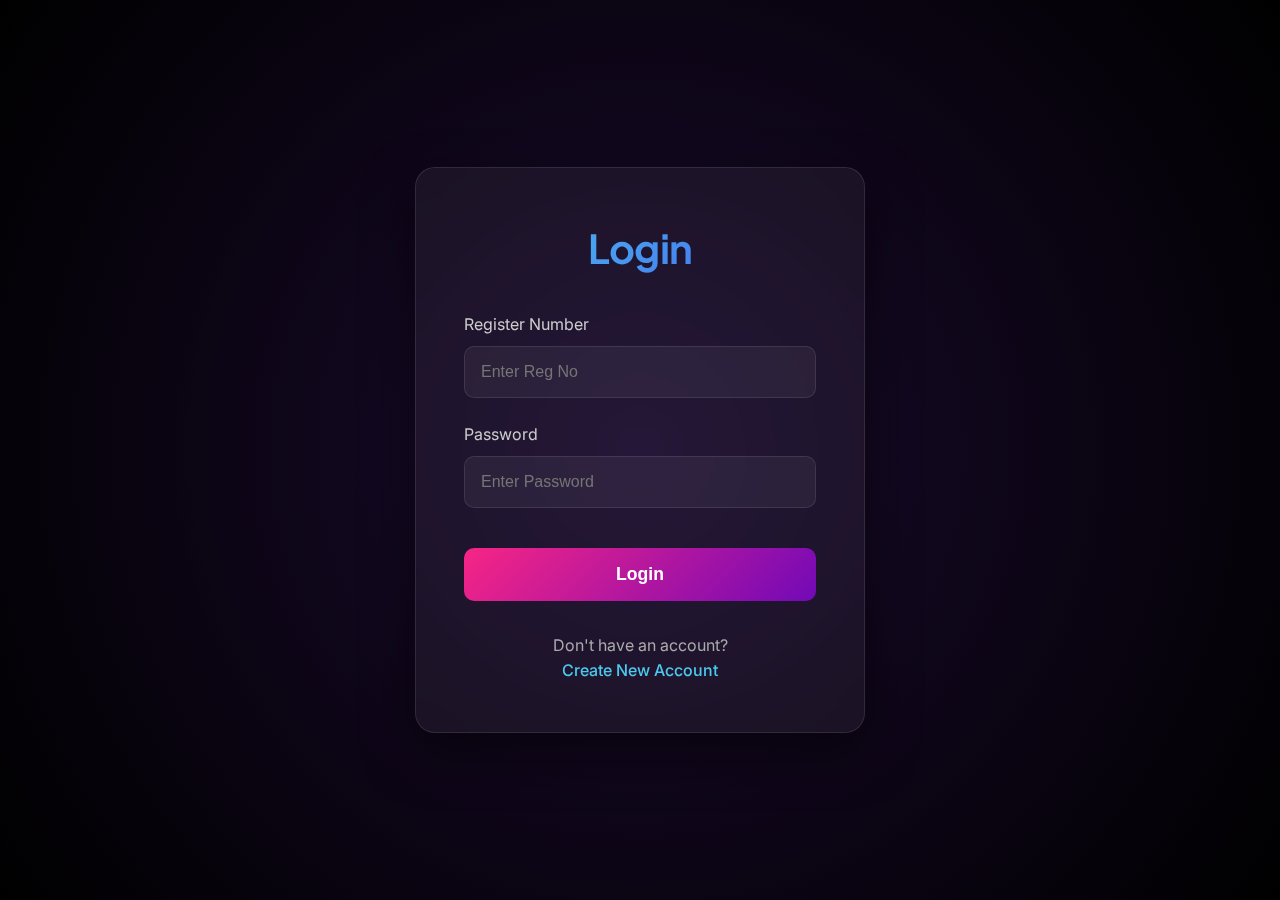
<file: login.html>
<!DOCTYPE html>
<html lang="en">
<head>
    <meta charset="UTF-8">
    <meta name="viewport" content="width=device-width, initial-scale=1.0">
    <title>Login | College Events</title>
    <link href="https://fonts.googleapis.com/css2?family=Inter:wght@400;500;600&family=Plus+Jakarta+Sans:wght@700;800&display=swap" rel="stylesheet">
    <link rel="stylesheet" href="./static/css/style.css">
    <style>
        .auth-container {
            min-height: 100vh;
            display: flex;
            align-items: center;
            justify-content: center;
            background: radial-gradient(circle at center, #1a0b2e 0%, #000 100%);
            padding: 2rem;
        }
        .auth-card {
            background: rgba(255, 255, 255, 0.05);
            backdrop-filter: blur(10px);
            border: 1px solid rgba(255, 255, 255, 0.1);
            padding: 3rem;
            border-radius: 20px;
            width: 100%;
            max-width: 450px;
            box-shadow: 0 20px 50px rgba(0,0,0,0.5);
        }
        .auth-card h2 {
            font-size: 2.5rem;
            margin-bottom: 2rem;
            text-align: center;
            background: linear-gradient(135deg, #4cc9f0, #4361ee);
            -webkit-background-clip: text;
            background-clip: text;
            -webkit-text-fill-color: transparent;
        }
        .form-group {
            margin-bottom: 1.5rem;
        }
        .form-group label {
            display: block;
            margin-bottom: 0.5rem;
            color: #ccc;
        }
        .form-group input {
            width: 100%;
            padding: 1rem;
            background: rgba(255, 255, 255, 0.05);
            border: 1px solid rgba(255, 255, 255, 0.1);
            border-radius: 10px;
            color: white;
            font-size: 1rem;
            transition: all 0.3s ease;
        }
        .form-group input:focus {
            outline: none;
            border-color: #f72585;
            background: rgba(255, 255, 255, 0.1);
        }
        .btn-auth {
            width: 100%;
            padding: 1rem;
            background: linear-gradient(135deg, #f72585, #7209b7);
            border: none;
            border-radius: 10px;
            color: white;
            font-weight: 600;
            font-size: 1.1rem;
            cursor: pointer;
            transition: all 0.3s ease;
            margin-top: 1rem;
        }
        .btn-auth:hover {
            transform: translateY(-3px);
            box-shadow: 0 10px 20px rgba(247, 37, 133, 0.3);
        }
        .auth-links {
            margin-top: 2rem;
            text-align: center;
            color: #aaa;
        }
        .auth-links a {
            color: #4cc9f0;
            text-decoration: none;
            font-weight: 500;
        }
        .auth-links a:hover {
            text-decoration: underline;
        }
        .error-msg {
            color: #ff4757;
            text-align: center;
            margin-bottom: 1rem;
            display: none;
        }
    </style>
</head>
<body>
    <div class="auth-container">
        <div class="auth-card">
            <h2>Login</h2>
            <div id="errorMsg" class="error-msg"></div>
            <form id="loginForm">
                <div class="form-group">
                    <label>Register Number</label>
                    <input type="text" id="regNo" required placeholder="Enter Reg No">
                </div>
                <div class="form-group">
                    <label>Password</label>
                    <input type="password" id="password" required placeholder="Enter Password">
                </div>
                <button type="submit" class="btn-auth">Login</button>
            </form>
            <div class="auth-links">
                Don't have an account? <br>
                <a href="./signup.html" id="createAccountBtn">Create New Account</a>
            </div>
        </div>
    </div>

    <script>
        document.getElementById('loginForm').addEventListener('submit', async (e) => {
            e.preventDefault();
            const regNo = document.getElementById('regNo').value;
            const password = document.getElementById('password').value;
            const errorMsg = document.getElementById('errorMsg');

            try {
                const response = await fetch('/api/login', {
                    method: 'POST',
                    headers: { 'Content-Type': 'application/json' },
                    body: JSON.stringify({ regNo, password })
                });

                const contentType = response.headers.get("content-type");
                if (contentType && contentType.indexOf("application/json") !== -1) {
                    const result = await response.json();
                    if (response.ok) {
                        window.location.href = './student.html';
                    } else {
                        errorMsg.textContent = result.message;
                        errorMsg.style.display = 'block';
                    }
                } else {
                    throw new Error("Backend not available");
                }
            } catch (err) {
                // FALLBACK FOR GITHUB PAGES (No Backend)
                console.log('Login fell back to LocalStorage (No Backend)');
                
                const existingStudents = JSON.parse(localStorage.getItem('cep_students') || '[]');
                const student = existingStudents.find(s => s.regNo === regNo && s.password === password);
                
                if (student) {
                    // Store student in sessionStorage to simulate login session
                    sessionStorage.setItem('studentUser', JSON.stringify(student));
                    window.location.href = './student.html';
                } else {
                    errorMsg.textContent = 'Invalid Register Number or Password';
                    errorMsg.style.display = 'block';
                }
            }
        });
    </script>
</body>
</html>
</file>
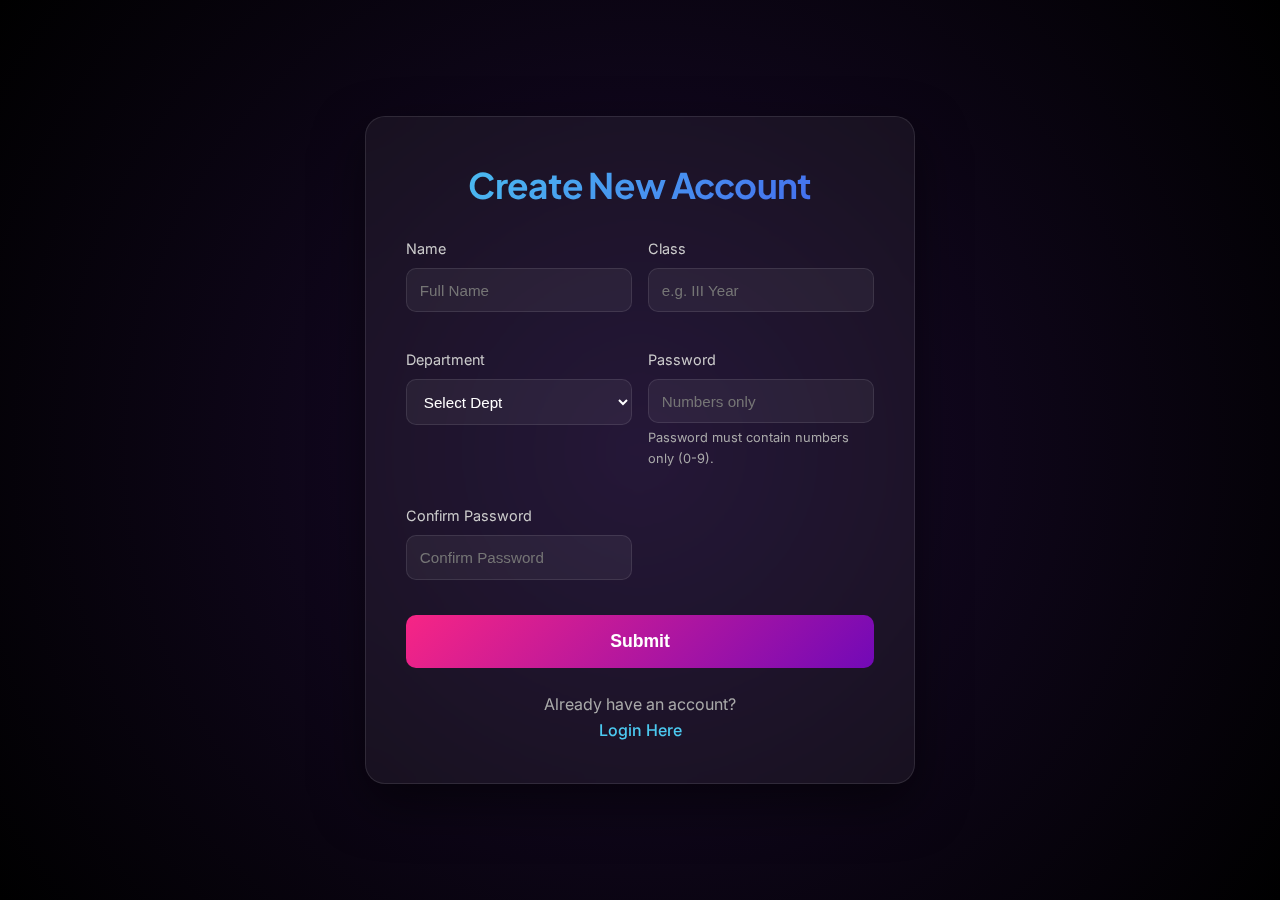
<file: signup.html>
<!DOCTYPE html>
<html lang="en">
<head>
    <meta charset="UTF-8">
    <meta name="viewport" content="width=device-width, initial-scale=1.0">
    <title>Signup | College Event Portal </title>
    <link href="https://fonts.googleapis.com/css2?family=Inter:wght@400;500;600&family=Plus+Jakarta+Sans:wght@700;800&display=swap" rel="stylesheet">
    <link rel="stylesheet" href="./static/css/style.css">
    <style>
        .auth-container {
            min-height: 100vh;
            display: flex;
            align-items: center;
            justify-content: center;
            background: radial-gradient(circle at center, #1a0b2e 0%, #000 100%);
            padding: 2rem;
        }
        .auth-card {
            background: rgba(255, 255, 255, 0.05);
            backdrop-filter: blur(10px);
            border: 1px solid rgba(255, 255, 255, 0.1);
            padding: 2.5rem;
            border-radius: 20px;
            width: 100%;
            max-width: 550px;
            box-shadow: 0 20px 50px rgba(0,0,0,0.5);
        }
        .auth-card h2 {
            font-size: 2.2rem;
            margin-bottom: 1.5rem;
            text-align: center;
            background: linear-gradient(135deg, #4cc9f0, #4361ee);
            -webkit-background-clip: text;
            -webkit-text-fill-color: transparent;
        }
        .form-grid {
            display: grid;
            grid-template-columns: 1fr 1fr;
            gap: 1rem;
        }
        .form-group {
            margin-bottom: 1.2rem;
        }
        .full-width {
            grid-column: span 2;
        }
        .form-group label {
            display: block;
            margin-bottom: 0.5rem;
            color: #ccc;
            font-size: 0.9rem;
        }
        .form-group input, .form-group select {
            width: 100%;
            padding: 0.8rem;
            background: rgba(255, 255, 255, 0.05);
            border: 1px solid rgba(255, 255, 255, 0.1);
            border-radius: 10px;
            color: white;
            font-size: 0.95rem;
            transition: all 0.3s ease;
        }
        .form-group input:focus {
            outline: none;
            border-color: #f72585;
            background: rgba(255, 255, 255, 0.1);
        }
        .btn-auth {
            width: 100%;
            padding: 1rem;
            background: linear-gradient(135deg, #f72585, #7209b7);
            border: none;
            border-radius: 10px;
            color: white;
            font-weight: 600;
            font-size: 1.1rem;
            cursor: pointer;
            transition: all 0.3s ease;
            margin-top: 1rem;
        }
        .btn-auth:hover {
            transform: translateY(-3px);
            box-shadow: 0 10px 20px rgba(247, 37, 133, 0.3);
        }
        .auth-links {
            margin-top: 1.5rem;
            text-align: center;
            color: #aaa;
        }
        .auth-links a {
            color: #4cc9f0;
            text-decoration: none;
            font-weight: 500;
        }
        .success-overlay {
            position: fixed;
            top: 0;
            left: 0;
            width: 100%;
            height: 100%;
            background: rgba(0,0,0,0.9);
            display: none;
            flex-direction: column;
            align-items: center;
            justify-content: center;
            z-index: 1000;
            text-align: center;
        }
        .success-overlay h3 {
            font-size: 2.5rem;
            color: #4cc9f0;
            margin-bottom: 1rem;
        }
        .error-msg {
            color: #ff4757;
            text-align: center;
            margin-bottom: 1rem;
            display: none;
            grid-column: span 2;
        }
    </style>
</head>
<body>
    <div class="auth-container">
        <div class="auth-card">
            <h2>Create New Account</h2>
            <div id="errorMsg" class="error-msg"></div>
            <form id="signupForm">
                <div class="form-grid">
                    <div class="form-group">
                        <label>Name</label>
                        <input type="text" id="name" required placeholder="Full Name">
                    </div>
                    <div class="form-group">
                        <label>Class</label>
                        <input type="text" id="class" required placeholder="e.g. III Year">
                    </div>
                    <div class="form-group">
                        <label>Department</label>
                        <select id="department" required>
                            <option value="" disabled selected>Select Dept</option>
                            <option value="BCA">BCA</option>
                            <option value="B.Sc IT">B.Sc IT</option>
                            <option value="B.Sc CS">B.Sc CS</option>
                            <option value="B.Com">B.Com</option>
                            <option value="VisCom">VisCom</option>
                        </select>
                    </div>
                    <div class="form-group">
                        <label>Password</label>
                        <input type="password" id="password" required placeholder="Numbers only" inputmode="numeric" pattern="[0-9]*">
                        <div style="font-size: 0.8rem; color: #aaa; margin-top: 5px;">Password must contain numbers only (0-9).</div>
                    </div>
                    <div class="form-group">
                        <label>Confirm Password</label>
                        <input type="password" id="confirmPassword" required placeholder="Confirm Password">
                    </div>
                </div>
                <button type="submit" class="btn-auth">Submit</button>
            </form>
            <div class="auth-links">
                Already have an account? <br>
                <a href="./login.html">Login Here</a>
            </div>
        </div>
    </div>

    <div id="successOverlay" class="success-overlay">
        <h3>your account is created</h3>
        <p style="color: white; margin-bottom: 2rem;">Welcome to College Event Portal!</p>
        <button class="btn-auth" style="max-width: 200px;" onclick="window.location.href='./login.html'">Go to Login</button>
    </div>

    <script>
        document.getElementById('signupForm').addEventListener('submit', async (e) => {
            e.preventDefault();
            const name = document.getElementById('name').value;
            const className = document.getElementById('class').value;
            const department = document.getElementById('department').value;
            const password = document.getElementById('password').value;
            const confirmPassword = document.getElementById('confirmPassword').value;
            const errorMsg = document.getElementById('errorMsg');

            if (password !== confirmPassword) {
                errorMsg.textContent = 'Passwords do not match!';
                errorMsg.style.display = 'block';
                return;
            }

            // Numeric Only Password Validation
            const numericRegex = /^\d+$/;
            if (!numericRegex.test(password)) {
                errorMsg.textContent = 'Password must contain numbers only.';
                errorMsg.style.display = 'block';
                return;
            }

            try {
                const response = await fetch('/api/signup', {
                    method: 'POST',
                    headers: { 'Content-Type': 'application/json' },
                    body: JSON.stringify({ name, class: className, department, password })
                });
                
                // If we get an HTML response instead of JSON (like a 404 page on GitHub Pages),
                // it means the backend is not available.
                const contentType = response.headers.get("content-type");
                if (contentType && contentType.indexOf("application/json") !== -1) {
                    const result = await response.json();
                    if (response.ok) {
                        document.getElementById('successOverlay').style.display = 'flex';
                    } else {
                        errorMsg.textContent = result.message;
                        errorMsg.style.display = 'block';
                    }
                } else {
                    throw new Error("Backend not available");
                }
            } catch (err) {
                // FALLBACK FOR GITHUB PAGES (No Backend)
                console.log('Signup fell back to LocalStorage (No Backend)');
                
                // Keep data in browser storage since there's no database
                const existingStudents = JSON.parse(localStorage.getItem('cep_students') || '[]');
                if (existingStudents.some(s => s.name === name)) {
                    errorMsg.textContent = 'Student already registered with this name';
                    errorMsg.style.display = 'block';
                    return;
                }
                
                existingStudents.push({ name, class: className, department, password });
                localStorage.setItem('cep_students', JSON.stringify(existingStudents));
                
                document.getElementById('successOverlay').style.display = 'flex';
            }
        });
    </script>
</body>
</html>
</file>
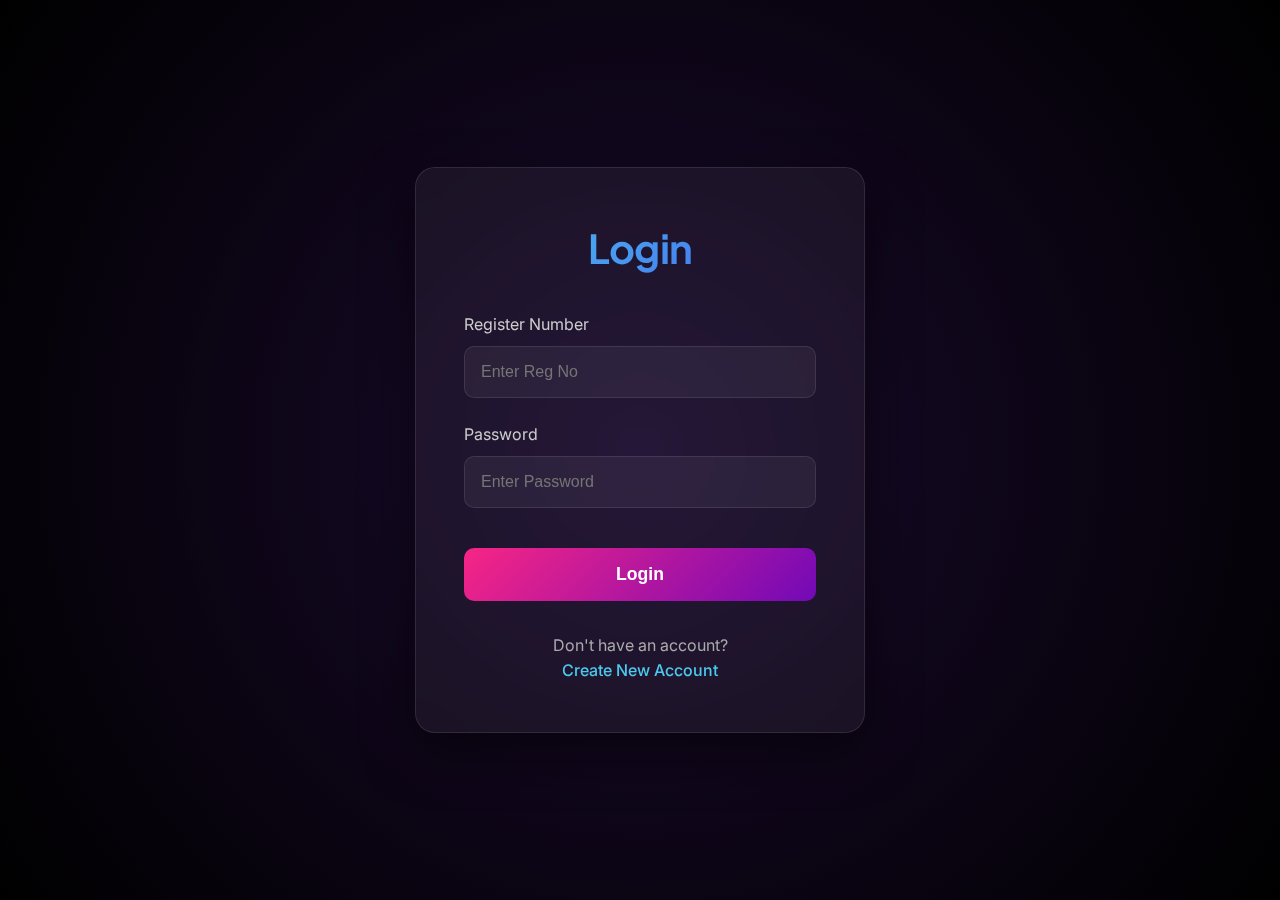
<file: templates/login.html>
<!DOCTYPE html>
<html lang="en">
<head>
    <meta charset="UTF-8">
    <meta name="viewport" content="width=device-width, initial-scale=1.0">
    <title>Login | College Events</title>
    <link href="https://fonts.googleapis.com/css2?family=Inter:wght@400;500;600&family=Plus+Jakarta+Sans:wght@700;800&display=swap" rel="stylesheet">
    <link rel="stylesheet" href="/static/css/style.css">
    <style>
        .auth-container {
            min-height: 100vh;
            display: flex;
            align-items: center;
            justify-content: center;
            background: radial-gradient(circle at center, #1a0b2e 0%, #000 100%);
            padding: 2rem;
        }
        .auth-card {
            background: rgba(255, 255, 255, 0.05);
            backdrop-filter: blur(10px);
            border: 1px solid rgba(255, 255, 255, 0.1);
            padding: 3rem;
            border-radius: 20px;
            width: 100%;
            max-width: 450px;
            box-shadow: 0 20px 50px rgba(0,0,0,0.5);
        }
        .auth-card h2 {
            font-size: 2.5rem;
            margin-bottom: 2rem;
            text-align: center;
            background: linear-gradient(135deg, #4cc9f0, #4361ee);
            -webkit-background-clip: text;
            background-clip: text;
            -webkit-text-fill-color: transparent;
        }
        .form-group {
            margin-bottom: 1.5rem;
        }
        .form-group label {
            display: block;
            margin-bottom: 0.5rem;
            color: #ccc;
        }
        .form-group input {
            width: 100%;
            padding: 1rem;
            background: rgba(255, 255, 255, 0.05);
            border: 1px solid rgba(255, 255, 255, 0.1);
            border-radius: 10px;
            color: white;
            font-size: 1rem;
            transition: all 0.3s ease;
        }
        .form-group input:focus {
            outline: none;
            border-color: #f72585;
            background: rgba(255, 255, 255, 0.1);
        }
        .btn-auth {
            width: 100%;
            padding: 1rem;
            background: linear-gradient(135deg, #f72585, #7209b7);
            border: none;
            border-radius: 10px;
            color: white;
            font-weight: 600;
            font-size: 1.1rem;
            cursor: pointer;
            transition: all 0.3s ease;
            margin-top: 1rem;
        }
        .btn-auth:hover {
            transform: translateY(-3px);
            box-shadow: 0 10px 20px rgba(247, 37, 133, 0.3);
        }
        .auth-links {
            margin-top: 2rem;
            text-align: center;
            color: #aaa;
        }
        .auth-links a {
            color: #4cc9f0;
            text-decoration: none;
            font-weight: 500;
        }
        .auth-links a:hover {
            text-decoration: underline;
        }
        .error-msg {
            color: #ff4757;
            text-align: center;
            margin-bottom: 1rem;
            display: none;
        }
    </style>
</head>
<body>
    <div class="auth-container">
        <div class="auth-card">
            <h2>Login</h2>
            <div id="errorMsg" class="error-msg"></div>
            <form id="loginForm">
                <div class="form-group">
                    <label>Register Number</label>
                    <input type="text" id="regNo" required placeholder="Enter Reg No">
                </div>
                <div class="form-group">
                    <label>Password</label>
                    <input type="password" id="password" required placeholder="Enter Password">
                </div>
                <button type="submit" class="btn-auth">Login</button>
            </form>
            <div class="auth-links">
                Don't have an account? <br>
                <a href="/signup" id="createAccountBtn">Create New Account</a>
            </div>
        </div>
    </div>

    <script>
        document.getElementById('loginForm').addEventListener('submit', async (e) => {
            e.preventDefault();
            const regNo = document.getElementById('regNo').value;
            const password = document.getElementById('password').value;
            const errorMsg = document.getElementById('errorMsg');

            try {
                const response = await fetch('/api/login', {
                    method: 'POST',
                    headers: { 'Content-Type': 'application/json' },
                    body: JSON.stringify({ regNo, password })
                });
                const result = await response.json();

                if (response.ok) {
                    window.location.href = '/student';
                } else {
                    errorMsg.textContent = result.message;
                    errorMsg.style.display = 'block';
                }
            } catch (err) {
                console.error('Login failed:', err);
                errorMsg.textContent = 'Something went wrong. Please try again.';
                errorMsg.style.display = 'block';
            }
        });
    </script>
</body>
</html>
</file>
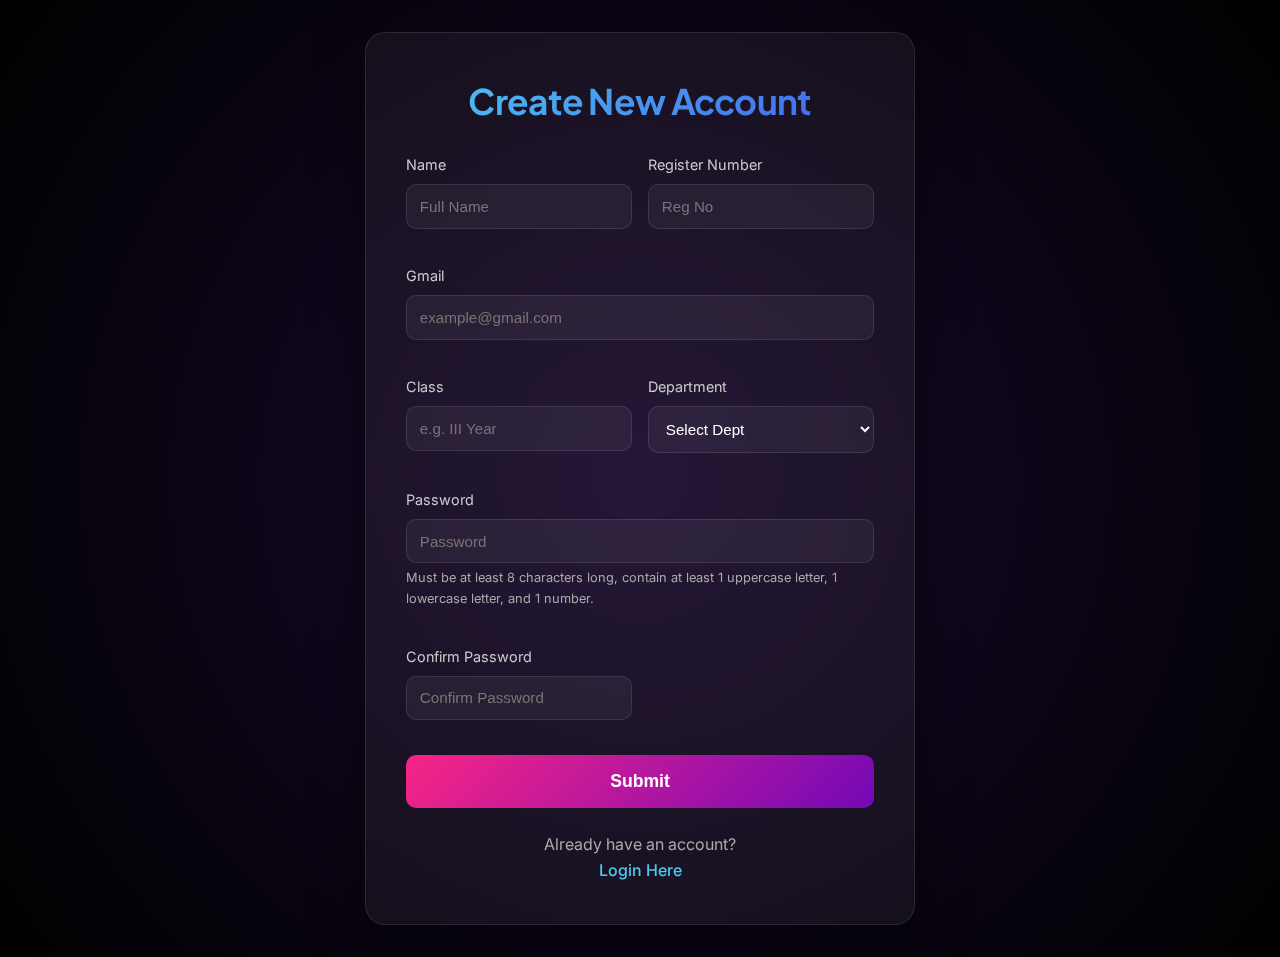
<file: templates/signup.html>
<!DOCTYPE html>
<html lang="en">
<head>
    <meta charset="UTF-8">
    <meta name="viewport" content="width=device-width, initial-scale=1.0">
    <title>Signup | College Events</title>
    <link href="https://fonts.googleapis.com/css2?family=Inter:wght@400;500;600&family=Plus+Jakarta+Sans:wght@700;800&display=swap" rel="stylesheet">
    <link rel="stylesheet" href="/static/css/style.css">
    <style>
        .auth-container {
            min-height: 100vh;
            display: flex;
            align-items: center;
            justify-content: center;
            background: radial-gradient(circle at center, #1a0b2e 0%, #000 100%);
            padding: 2rem;
        }
        .auth-card {
            background: rgba(255, 255, 255, 0.05);
            backdrop-filter: blur(10px);
            border: 1px solid rgba(255, 255, 255, 0.1);
            padding: 2.5rem;
            border-radius: 20px;
            width: 100%;
            max-width: 550px;
            box-shadow: 0 20px 50px rgba(0,0,0,0.5);
        }
        .auth-card h2 {
            font-size: 2.2rem;
            margin-bottom: 1.5rem;
            text-align: center;
            background: linear-gradient(135deg, #4cc9f0, #4361ee);
            -webkit-background-clip: text;
            -webkit-text-fill-color: transparent;
        }
        .form-grid {
            display: grid;
            grid-template-columns: 1fr 1fr;
            gap: 1rem;
        }
        .form-group {
            margin-bottom: 1.2rem;
        }
        .full-width {
            grid-column: span 2;
        }
        .form-group label {
            display: block;
            margin-bottom: 0.5rem;
            color: #ccc;
            font-size: 0.9rem;
        }
        .form-group input, .form-group select {
            width: 100%;
            padding: 0.8rem;
            background: rgba(255, 255, 255, 0.05);
            border: 1px solid rgba(255, 255, 255, 0.1);
            border-radius: 10px;
            color: white;
            font-size: 0.95rem;
            transition: all 0.3s ease;
        }
        .form-group input:focus {
            outline: none;
            border-color: #f72585;
            background: rgba(255, 255, 255, 0.1);
        }
        .btn-auth {
            width: 100%;
            padding: 1rem;
            background: linear-gradient(135deg, #f72585, #7209b7);
            border: none;
            border-radius: 10px;
            color: white;
            font-weight: 600;
            font-size: 1.1rem;
            cursor: pointer;
            transition: all 0.3s ease;
            margin-top: 1rem;
        }
        .btn-auth:hover {
            transform: translateY(-3px);
            box-shadow: 0 10px 20px rgba(247, 37, 133, 0.3);
        }
        .auth-links {
            margin-top: 1.5rem;
            text-align: center;
            color: #aaa;
        }
        .auth-links a {
            color: #4cc9f0;
            text-decoration: none;
            font-weight: 500;
        }
        .success-overlay {
            position: fixed;
            top: 0;
            left: 0;
            width: 100%;
            height: 100%;
            background: rgba(0,0,0,0.9);
            display: none;
            flex-direction: column;
            align-items: center;
            justify-content: center;
            z-index: 1000;
            text-align: center;
        }
        .success-overlay h3 {
            font-size: 2.5rem;
            color: #4cc9f0;
            margin-bottom: 1rem;
        }
        .error-msg {
            color: #ff4757;
            text-align: center;
            margin-bottom: 1rem;
            display: none;
            grid-column: span 2;
        }
    </style>
</head>
<body>
    <div class="auth-container">
        <div class="auth-card">
            <h2>Create New Account</h2>
            <div id="errorMsg" class="error-msg"></div>
            <form id="signupForm">
                <div class="form-grid">
                    <div class="form-group">
                        <label>Name</label>
                        <input type="text" id="name" required placeholder="Full Name">
                    </div>
                    <div class="form-group">
                        <label>Register Number</label>
                        <input type="text" id="regNo" required placeholder="Reg No">
                    </div>
                    <div class="form-group full-width">
                        <label>Gmail</label>
                        <input type="email" id="gmail" required placeholder="example@gmail.com">
                    </div>
                    <div class="form-group">
                        <label>Class</label>
                        <input type="text" id="class" required placeholder="e.g. III Year">
                    </div>
                    <div class="form-group">
                        <label>Department</label>
                        <select id="department" required>
                            <option value="" disabled selected>Select Dept</option>
                            <option value="BCA">BCA</option>
                            <option value="B.Sc IT">B.Sc IT</option>
                            <option value="B.Sc CS">B.Sc CS</option>
                            <option value="B.Com">B.Com</option>
                            <option value="VisCom">VisCom</option>
                        </select>
                    </div>
                    <div class="form-group full-width">
                        <label>Password</label>
                        <input type="password" id="password" required placeholder="Password">
                        <div style="font-size: 0.8rem; color: #aaa; margin-top: 5px;">Must be at least 8 characters long, contain at least 1 uppercase letter, 1 lowercase letter, and 1 number.</div>
                    </div>
                    <div class="form-group">
                        <label>Confirm Password</label>
                        <input type="password" id="confirmPassword" required placeholder="Confirm Password">
                    </div>
                </div>
                <button type="submit" class="btn-auth">Submit</button>
            </form>
            <div class="auth-links">
                Already have an account? <br>
                <a href="/login">Login Here</a>
            </div>
        </div>
    </div>

    <div id="successOverlay" class="success-overlay">
        <h3>your account is created</h3>
        <p style="color: white; margin-bottom: 2rem;">Welcome to College Events!</p>
        <button class="btn-auth" style="max-width: 200px;" onclick="window.location.href='/login'">Go to Login</button>
    </div>

    <script>
        document.getElementById('signupForm').addEventListener('submit', async (e) => {
            e.preventDefault();
            const name = document.getElementById('name').value;
            const regNo = document.getElementById('regNo').value;
            const gmail = document.getElementById('gmail').value;
            const className = document.getElementById('class').value;
            const department = document.getElementById('department').value;
            const password = document.getElementById('password').value;
            const confirmPassword = document.getElementById('confirmPassword').value;
            const errorMsg = document.getElementById('errorMsg');

            if (password !== confirmPassword) {
                errorMsg.textContent = 'Passwords do not match!';
                errorMsg.style.display = 'block';
                return;
            }

            // Strong Password Validation
            const passwordRegex = /^(?=.*[a-z])(?=.*[A-Z])(?=.*\d).{8,}$/;
            if (!passwordRegex.test(password)) {
                errorMsg.textContent = 'Password does not meet the complexity requirements.';
                errorMsg.style.display = 'block';
                return;
            }

            try {
                const response = await fetch('/api/signup', {
                    method: 'POST',
                    headers: { 'Content-Type': 'application/json' },
                    body: JSON.stringify({ name, regNo, gmail, class: className, department, password })
                });
                const result = await response.json();

                if (response.ok) {
                    document.getElementById('successOverlay').style.display = 'flex';
                } else {
                    errorMsg.textContent = result.message;
                    errorMsg.style.display = 'block';
                }
            } catch (err) {
                console.error('Signup failed:', err);
                errorMsg.textContent = 'Something went wrong. Please try again.';
                errorMsg.style.display = 'block';
            }
        });
    </script>
</body>
</html>
</file>
<file: static/css/style.css>
:root {
    --bg-color: #050505;
    --card-bg: rgba(255, 255, 255, 0.03);
    --card-border: rgba(255, 255, 255, 0.1);
    --text-primary: #ffffff;
    --text-secondary: #a0a0a0;
    --primary-gradient: linear-gradient(135deg, #7b2cbf, #f72585);
    --secondary-gradient: linear-gradient(135deg, #4cc9f0, #4361ee);
    --accent-glow: rgba(123, 44, 191, 0.5);
    --font-heading: 'Plus Jakarta Sans', sans-serif;
    --font-body: 'Inter', sans-serif;
    --transition: all 0.4s cubic-bezier(0.16, 1, 0.3, 1);
    --animation-speed: 0.6s;
}

/* Background Animated Mesh */
.mesh-bg {
    position: absolute;
    top: 0;
    left: 0;
    width: 100%;
    height: 100%;
    z-index: -1;
    background:
        radial-gradient(at 0% 0%, hsla(253, 16%, 7%, 1) 0, transparent 50%),
        radial-gradient(at 50% 0%, hsla(225, 39%, 30%, 1) 0, transparent 50%),
        radial-gradient(at 100% 0%, hsla(339, 49%, 30%, 1) 0, transparent 50%);
    filter: blur(100px);
    opacity: 0.5;
    animation: meshScroll 10s ease infinite alternate;
}

@keyframes meshScroll {
    0% {
        transform: scale(1) translate(0px, 0px);
    }

    100% {
        transform: scale(1.1) translate(20px, 20px);
    }
}

/* Base Reveal Animation */
.reveal {
    opacity: 0;
    transform: translateY(30px);
    transition: all 0.8s cubic-bezier(0.16, 1, 0.3, 1);
    visibility: hidden;
}

.reveal.active {
    opacity: 1 !important;
    transform: translateY(0) !important;
    visibility: visible !important;
}

/* Reveal Variations */
.reveal-left {
    opacity: 0;
    transform: translateX(-50px);
    transition: all 0.8s cubic-bezier(0.16, 1, 0.3, 1);
}

.reveal-right {
    opacity: 0;
    transform: translateX(50px);
    transition: all 0.8s cubic-bezier(0.16, 1, 0.3, 1);
}

.reveal-left.active,
.reveal-right.active {
    opacity: 1;
    transform: translateX(0);
}

/* Stagger Children */
.stagger-container>* {
    opacity: 0;
    transform: translateY(20px);
}

.stagger-container.active>* {
    animation: slideUpFade var(--animation-speed) cubic-bezier(0.16, 1, 0.3, 1) forwards;
}

.stagger-container.active>*:nth-child(1) {
    animation-delay: 0.1s;
}

.stagger-container.active>*:nth-child(2) {
    animation-delay: 0.2s;
}

.stagger-container.active>*:nth-child(3) {
    animation-delay: 0.3s;
}

.stagger-container.active>*:nth-child(4) {
    animation-delay: 0.4s;
}

.stagger-container.active>*:nth-child(5) {
    animation-delay: 0.5s;
}

.stagger-container.active>*:nth-child(6) {
    animation-delay: 0.6s;
}

* {
    margin: 0;
    padding: 0;
    box-sizing: border-box;
    scroll-behavior: smooth;
}

body {
    background-color: var(--bg-color);
    color: var(--text-primary);
    font-family: var(--font-body);
    line-height: 1.6;
    overflow-x: hidden;
}

h1,
h2,
h3,
.logo {
    font-family: var(--font-heading);
    letter-spacing: -0.02em;
}

.glow-text {
    text-shadow: 0 0 10px rgba(247, 37, 133, 0.3);
    animation: glow-pulse 3s infinite alternate;
}

@keyframes glow-pulse {
    from {
        text-shadow: 0 0 10px rgba(247, 37, 133, 0.3);
    }

    to {
        text-shadow: 0 0 20px rgba(247, 37, 133, 0.6), 0 0 30px rgba(76, 201, 240, 0.4);
    }
}

a {
    text-decoration: none;
    color: inherit;
}

ul {
    list-style: none;
}

/* Utilities */
.highlight {
    color: #f72585;
}

.gradient-text {
    background: var(--primary-gradient);
    -webkit-background-clip: text;
    -webkit-text-fill-color: transparent;
    background-clip: text;
    display: inline-block;
}

/* Glassmorphism & Shimmer */
.glass-effect {
    background: rgba(255, 255, 255, 0.05);
    backdrop-filter: blur(10px);
    border: 1px solid rgba(255, 255, 255, 0.1);
    box-shadow: 0 8px 32px 0 rgba(0, 0, 0, 0.37);
}

.shimmer {
    position: relative;
    overflow: hidden;
}

.shimmer::after {
    content: '';
    position: absolute;
    top: -50%;
    left: -50%;
    width: 200%;
    height: 200%;
    background: linear-gradient(to bottom right,
            rgba(255, 255, 255, 0) 0%,
            rgba(255, 255, 255, 0) 40%,
            rgba(255, 255, 255, 0.1) 50%,
            rgba(255, 255, 255, 0) 60%,
            rgba(255, 255, 255, 0) 100%);
    transform: rotate(45deg);
    transition: all 0.6s;
    pointer-events: none;
}

.shimmer:hover::after {
    left: 100%;
    top: 100%;
}

.btn-primary {
    display: inline-block;
    padding: 12px 28px;
    background: var(--primary-gradient);
    color: white;
    border-radius: 50px;
    font-weight: 600;
    transition: var(--transition);
    border: none;
    cursor: pointer;
    box-shadow: 0 4px 15px var(--accent-glow);
}

.btn-primary:hover {
    transform: translateY(-2px);
    box-shadow: 0 8px 25px var(--accent-glow);
}

.btn-secondary {
    display: inline-block;
    padding: 12px 28px;
    background: transparent;
    color: white;
    border: 1px solid rgba(255, 255, 255, 0.2);
    border-radius: 50px;
    font-weight: 600;
    transition: var(--transition);
    margin-left: 1rem;
}

.btn-secondary:hover {
    background: rgba(255, 255, 255, 0.1);
    border-color: white;
}

/* Navbar */
.navbar {
    display: flex;
    justify-content: space-between;
    align-items: center;
    padding: 1.5rem 5%;
    background: rgba(5, 5, 5, 0.8);
    backdrop-filter: blur(10px);
    position: fixed;
    width: 100%;
    z-index: 1000;
    border-bottom: 1px solid var(--card-border);
}

.logo {
    font-size: 1.8rem;
    font-weight: 700;
    letter-spacing: -1px;
}

.nav-links {
    display: flex;
    gap: 2rem;
}

.nav-links a {
    color: var(--text-secondary);
    font-weight: 500;
    transition: var(--transition);
    position: relative;
}

.nav-links a:hover,
.nav-links a.active {
    color: white;
}

.nav-links a::after {
    content: '';
    position: absolute;
    width: 0;
    height: 2px;
    bottom: -5px;
    left: 0;
    background: var(--primary-gradient);
    transition: var(--transition);
}

.nav-links a:hover::after,
.nav-links a.active::after {
    width: 100%;
}

.hamburger {
    display: none;
    font-size: 1.8rem;
    cursor: pointer;
}

/* Hero Section */
.hero {
    min-height: 100vh;
    display: flex;
    align-items: center;
    justify-content: center;
    /* Centered visually for split layut */
    padding: 0 10%;
    position: relative;
    overflow: hidden;
    gap: 4rem;
}

.hero::before {
    content: '';
    position: absolute;
    top: -20%;
    right: -10%;
    width: 600px;
    height: 600px;
    background: var(--primary-gradient);
    filter: blur(150px);
    opacity: 0.2;
    border-radius: 50%;
    z-index: -1;
}

.hero::after {
    content: '';
    position: absolute;
    bottom: -20%;
    left: -10%;
    width: 500px;
    height: 500px;
    background: var(--secondary-gradient);
    filter: blur(150px);
    opacity: 0.15;
    border-radius: 50%;
    z-index: -1;
}

.hero-content {
    flex: 1;
    z-index: 1;
}

.pill-badge {
    display: inline-block;
    padding: 6px 16px;
    background: rgba(255, 255, 255, 0.1);
    border-radius: 20px;
    font-size: 0.9rem;
    color: #f72585;
    border: 1px solid rgba(247, 37, 133, 0.3);
    margin-bottom: 1.5rem;
    text-transform: uppercase;
    letter-spacing: 1px;
    font-weight: 600;
}

.hero h1 {
    font-size: 4.5rem;
    line-height: 1.1;
    margin-bottom: 1.5rem;
}

.hero p {
    font-size: 1.2rem;
    color: var(--text-secondary);
    margin-bottom: 2.5rem;
    max-width: 500px;
}

.stats {
    display: flex;
    gap: 3rem;
    margin-top: 3rem;
    padding-top: 2rem;
    border-top: 1px solid var(--card-border);
}

.stat-item {
    display: flex;
    flex-direction: column;
}

.stat-num {
    font-size: 1.5rem;
    font-weight: 700;
    color: white;
}

.stat-desc {
    font-size: 0.9rem;
    color: var(--text-secondary);
}

.hero-visual {
    flex: 1;
    position: relative;
    height: 500px;
    display: flex;
    justify-content: center;
    align-items: center;
}

.glow-circle {
    width: 400px;
    height: 400px;
    border-radius: 50%;
    background: radial-gradient(circle, rgba(67, 97, 238, 0.2) 0%, rgba(0, 0, 0, 0) 70%);
    border: 1px solid rgba(255, 255, 255, 0.1);
    position: absolute;
    animation: rotate 20s linear infinite;
}

.glass-card {
    position: absolute;
    background: rgba(255, 255, 255, 0.05);
    /* reduced opacity */
    backdrop-filter: blur(12px);
    -webkit-backdrop-filter: blur(12px);
    padding: 1.5rem;
    border-radius: 16px;
    border: 1px solid rgba(255, 255, 255, 0.1);
    min-width: 180px;
    box-shadow: 0 10px 30px rgba(0, 0, 0, 0.2);
    display: flex;
    flex-direction: column;
    align-items: flex-start;
}

.card-icon {
    font-size: 2rem;
    margin-bottom: 0.5rem;
    background: var(--secondary-gradient);
    -webkit-background-clip: text;
    background-clip: text;
    -webkit-text-fill-color: transparent;
}

.glass-card h3 {
    font-size: 1.1rem;
    margin-bottom: 0.2rem;
}

.glass-card p {
    font-size: 0.9rem;
    color: var(--text-secondary);
    margin: 0;
}

.float-anim {
    top: 20%;
    left: 10%;
    animation: float 6s ease-in-out infinite;
}

.float-anim-delayed {
    bottom: 25%;
    right: 15%;
    animation: float 8s ease-in-out infinite reverse;
}

/* Sections */
.section {
    padding: 6rem 10%;
}

.section-header {
    display: flex;
    justify-content: space-between;
    align-items: center;
    margin-bottom: 3rem;
    flex-wrap: wrap;
    gap: 1rem;
}

.section-header h2 {
    font-size: 2.5rem;
}

.filter-buttons {
    display: flex;
    gap: 1rem;
}

.filter-btn {
    background: transparent;
    border: 1px solid var(--card-border);
    color: var(--text-secondary);
    padding: 8px 20px;
    border-radius: 30px;
    cursor: pointer;
    transition: var(--transition);
}

.filter-btn.active,
.filter-btn:hover {
    background: white;
    color: black;
    border-color: white;
}

.events-grid {
    display: grid;
    grid-template-columns: repeat(auto-fit, minmax(300px, 1fr));
    gap: 2rem;
}

.event-card {
    background: var(--card-bg);
    border: 1px solid var(--card-border);
    border-radius: 20px;
    overflow: hidden;
    transition: var(--transition);
    cursor: pointer;
    position: relative;
}

.event-card::before {
    content: '';
    position: absolute;
    top: 0;
    left: 0;
    width: 100%;
    height: 100%;
    background: radial-gradient(circle at var(--x, 50%) var(--y, 50%), rgba(255, 255, 255, 0.1) 0%, transparent 50%);
    opacity: 0;
    transition: opacity 0.3s;
    pointer-events: none;
}

.event-card:hover::before {
    opacity: 1;
}

.event-card:hover {
    transform: translateY(-10px);
    border-color: rgba(255, 255, 255, 0.3);
    box-shadow: 0 10px 30px rgba(0, 0, 0, 0.3);
}

.card-image {
    height: 200px;
    width: 100%;
    position: relative;
    /* Gradients instead of images */
}

.tech-bg {
    background: linear-gradient(135deg, #10002b, #240046, #3c096c);
}

.cultural-bg {
    background: linear-gradient(135deg, #590d22, #800f2f, #a4133c);
}

.sports-bg {
    background: linear-gradient(135deg, #001219, #005f73, #0a9396);
}

.music-bg {
    background: linear-gradient(135deg, #3f37c9, #4361ee, #4895ef);
}

.robotics-bg {
    background: linear-gradient(135deg, #001d3d, #003566, #ffc300);
}

.gaming-bg {
    background: linear-gradient(135deg, #2b2d42, #8d99ae, #ef233c);
}

.workshop-bg {
    background: linear-gradient(135deg, #0f4c5c, #5f0f40, #9a031e);
}

.category-tag {
    position: absolute;
    top: 1rem;
    right: 1rem;
    background: rgba(0, 0, 0, 0.6);
    backdrop-filter: blur(4px);
    padding: 4px 12px;
    border-radius: 12px;
    font-size: 0.8rem;
    font-weight: 600;
    border: 1px solid rgba(255, 255, 255, 0.1);
}

.card-content {
    padding: 1.5rem;
}

.date {
    display: flex;
    align-items: center;
    gap: 0.5rem;
    color: var(--text-secondary);
    font-size: 0.9rem;
    margin-bottom: 0.8rem;
}

.card-content h3 {
    font-size: 1.4rem;
    margin-bottom: 0.5rem;
}

.card-content p {
    color: var(--text-secondary);
    font-size: 0.95rem;
    margin-bottom: 1.5rem;
}

.card-footer {
    display: flex;
    justify-content: space-between;
    align-items: center;
    padding-top: 1rem;
    border-top: 1px solid var(--card-border);
}

.location {
    font-size: 0.8rem;
    color: var(--text-secondary);
    display: flex;
    align-items: center;
    gap: 4px;
}

.btn-link {
    color: #4cc9f0;
    font-weight: 600;
    font-size: 0.9rem;
    display: flex;
    align-items: center;
    gap: 5px;
    transition: var(--transition);
}

.btn-link:hover {
    gap: 8px;
    color: white;
}

.banner-section {
    background: var(--primary-gradient);
    padding: 4rem 10%;
    margin: 4rem 10%;
    border-radius: 20px;
    text-align: center;
}

.banner-content h2 {
    font-size: 2.5rem;
    margin-bottom: 1rem;
}

.banner-content p {
    margin-bottom: 2rem;
    opacity: 0.9;
}

.newsletter-form {
    display: flex;
    justify-content: center;
    gap: 1rem;
    flex-wrap: wrap;
}

.newsletter-form input {
    padding: 12px 20px;
    border-radius: 50px;
    border: none;
    outline: none;
    width: 300px;
    font-family: inherit;
}

.newsletter-form .btn-primary {
    background: black;
    color: white;
    box-shadow: none;
}

.footer {
    border-top: 1px solid var(--card-border);
    padding: 4rem 10% 2rem;
    background: #000;
}

.footer-content {
    display: flex;
    justify-content: space-between;
    margin-bottom: 3rem;
}

.footer-brand h2 {
    margin-bottom: 1rem;
}

.footer-brand p {
    color: var(--text-secondary);
    max-width: 300px;
}

.footer-links h3 {
    margin-bottom: 1.5rem;
}

.social-links {
    display: flex;
    gap: 1rem;
}

.social-links a {
    width: 40px;
    height: 40px;
    border-radius: 50%;
    background: rgba(255, 255, 255, 0.1);
    display: flex;
    align-items: center;
    justify-content: center;
    transition: var(--transition);
}

.social-links a:hover {
    background: white;
    color: black;
}

.footer-bottom {
    text-align: center;
    border-top: 1px solid var(--card-border);
    padding-top: 2rem;
    color: var(--text-secondary);
    font-size: 0.9rem;
}

/* Animations */
@keyframes slideUpFade {
    to {
        opacity: 1;
        transform: translateY(0);
    }
}

@keyframes float {

    0%,
    100% {
        transform: translateY(0) rotate(0);
    }

    50% {
        transform: translateY(-20px) rotate(2deg);
    }
}

@keyframes rotate {
    0% {
        transform: rotate(0deg);
    }

    100% {
        transform: rotate(360deg);
    }
}

@keyframes pulse-glow {

    0%,
    100% {
        box-shadow: 0 0 20px rgba(123, 44, 191, 0.3);
    }

    50% {
        box-shadow: 0 0 40px rgba(247, 37, 133, 0.5);
    }
}

@keyframes slideIn {
    from {
        transform: translateX(-20px);
        opacity: 0;
    }

    to {
        transform: translateX(0);
        opacity: 1;
    }
}

.animate-pulse {
    animation: pulse-glow 3s infinite;
}

/* Hover Enhancements */
.hover-lift {
    transition: var(--transition);
}

.hover-lift:hover {
    transform: translateY(-8px) scale(1.02);
}

.card-image-zoom {
    overflow: hidden;
}

.card-image-zoom img,
.card-image-zoom .card-image {
    transition: transform 0.6s cubic-bezier(0.16, 1, 0.3, 1);
}

.event-card:hover .card-image {
    transform: scale(1.1);
}

/* Response */
@media (max-width: 768px) {
    .navbar {
        padding: 1rem 5%;
    }

    .nav-links {
        display: none;
    }

    .hamburger {
        display: block;
    }

    .landing-container {
        height: auto !important;
        min-height: 100vh;
        padding: 120px 5% 50px;
    }

    .hero {
        flex-direction: column-reverse;
        text-align: center;
        padding-top: 100px;
    }

    .hero h1 {
        font-size: 2.5rem;
    }

    .role-cards {
        flex-direction: column;
        align-items: center;
        width: 100%;
    }

    .role-card {
        width: 100%;
        max-width: 300px;
    }

    #about,
    #contact {
        padding: 2rem 5%;
        margin-top: 2rem !important;
    }

    #about h2,
    #contact h2 {
        font-size: 1.8rem;
    }
}

.stats {
    justify-content: center;
}

.hero-buttons {
    display: flex;
    flex-direction: column;
    gap: 1rem;
    align-items: center;
}

.btn-secondary {
    margin-left: 0;
}

.hero-visual {
    width: 100%;
    height: 300px;
}

.section-header {
    flex-direction: column;
    align-items: flex-start;
}

.footer-content {
    flex-direction: column;
    gap: 2rem;
}
</file>
